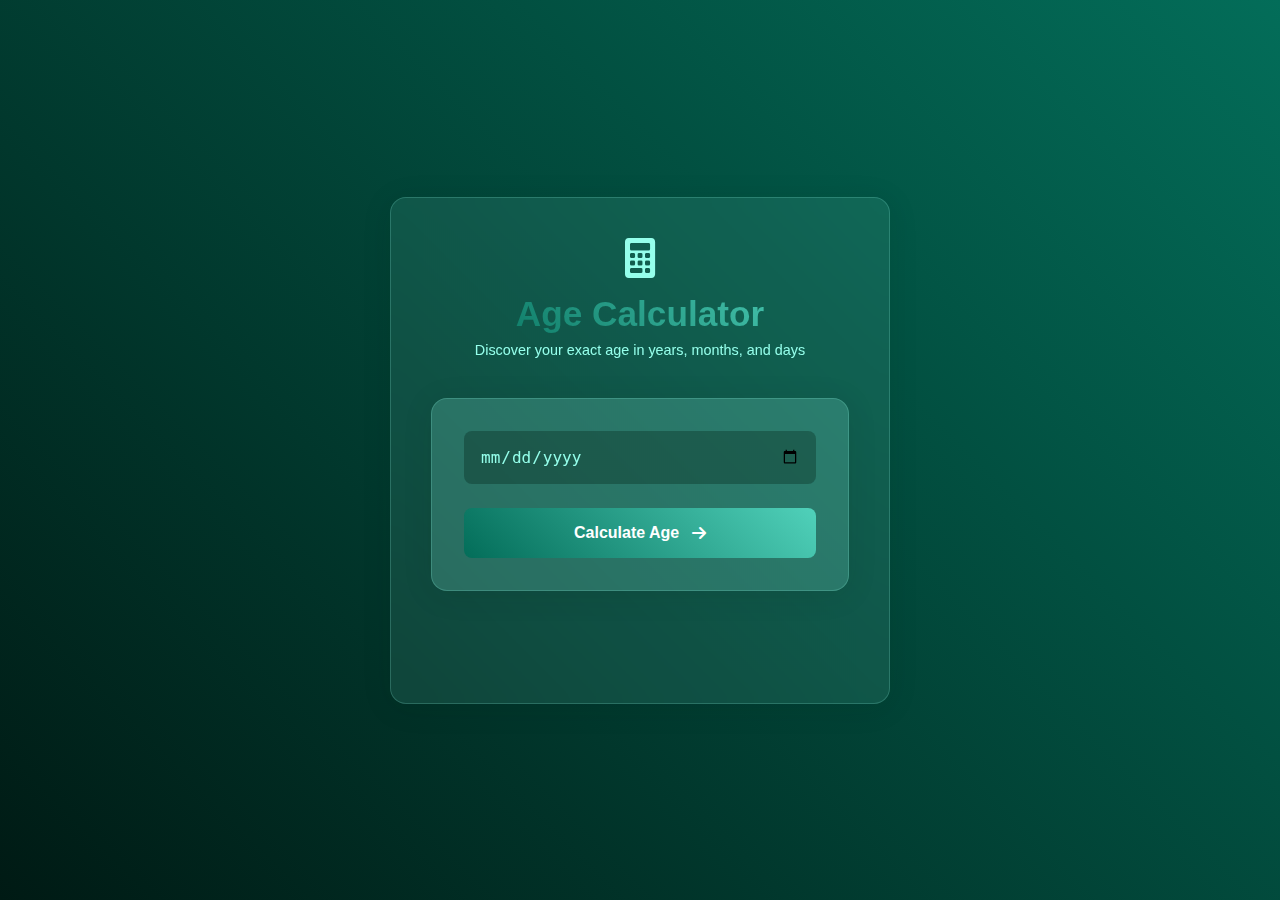
<file: Age Calculator/index.html>
<!DOCTYPE html>
<html lang="en">
<head>
    <meta charset="UTF-8">
    <meta name="viewport" content="width=device-width, initial-scale=1.0">
    <title>Age Calculator</title>
    <link rel="stylesheet" href="style.css">
    <link rel="stylesheet" href="https://cdnjs.cloudflare.com/ajax/libs/font-awesome/6.0.0/css/all.min.css">
</head>
<body>
    <div class="container">
        <div class="calculator glassmorphism">
            <div class="header">
                <i class="fas fa-calculator"></i>
                <h1>Age Calculator</h1>
                <p>Discover your exact age in years, months, and days</p>
            </div>
            
            <div class="input-group glassmorphism">
                <input type="date" id="date" required>
                <button onclick="calculateAge()" class="cta-button">
                    Calculate Age
                    <i class="fas fa-arrow-right"></i>
                </button>
            </div>

            <div id="result" class="result-box"></div>
        </div>
    </div>
    <script src="script.js"></script>
</body>
</html>
</file>
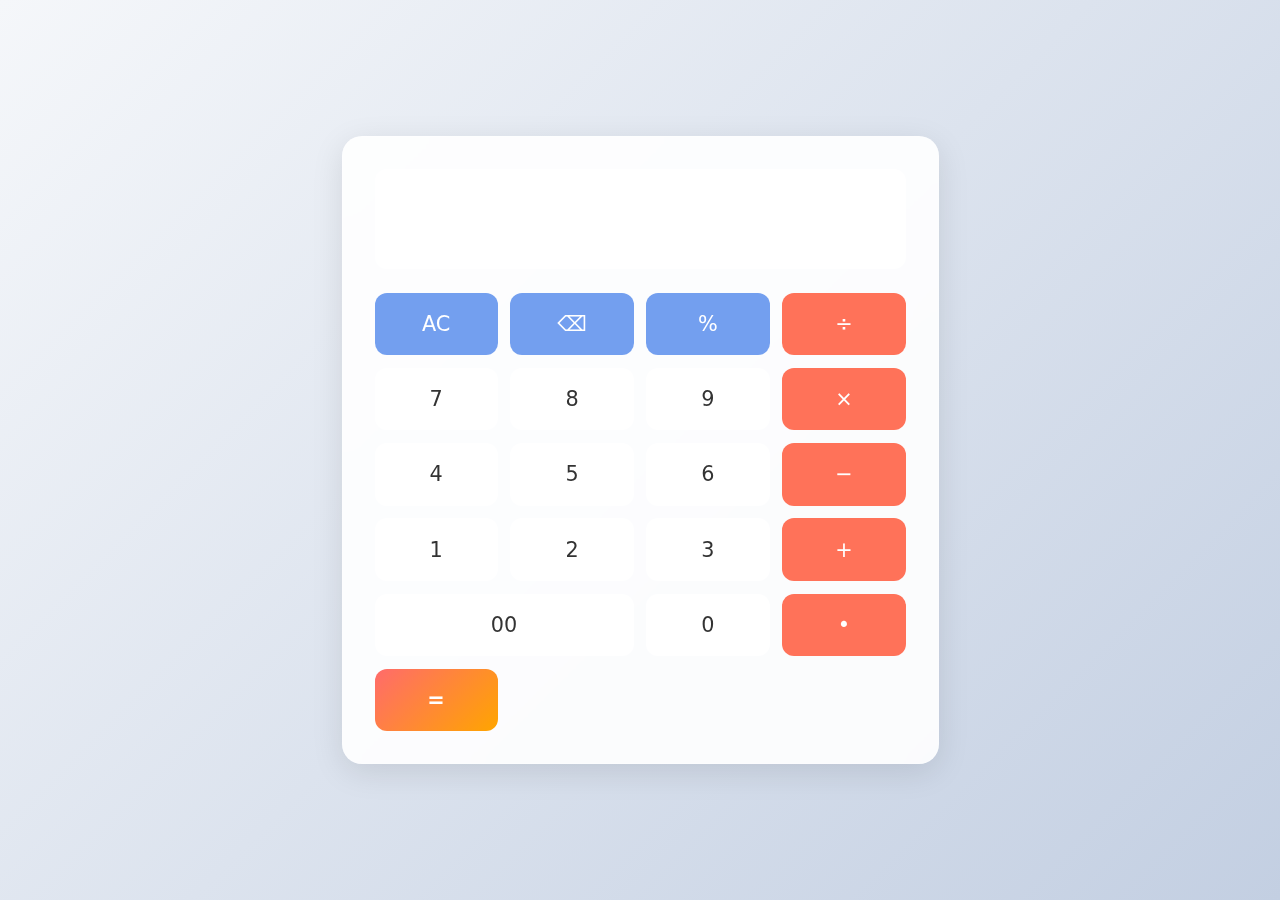
<file: calculator/index.html>
<!DOCTYPE html>
<html lang="en">
<head>
    <meta charset="UTF-8">
    <meta name="viewport" content="width=device-width, initial-scale=1.0">
    <title>Modern Calculator</title>
    <link rel="stylesheet" href="style.css">
</head>
<body>
    <div class="container">
        <div class="calculator">
            <form>
                <div class="display">
                    <input type="text" name="display" readonly>
                </div>
                <div class="button-grid">
                    <button type="button" value="AC" class="op special">AC</button>
                    <button type="button" value="DE" class="op special">⌫</button>
                    <button type="button" value="%" class="op special">%</button>
                    <button type="button" value="/" class="op">÷</button>

                    <button type="button" value="7">7</button>
                    <button type="button" value="8">8</button>
                    <button type="button" value="9">9</button>
                    <button type="button" value="*" class="op">×</button>

                    <button type="button" value="4">4</button>
                    <button type="button" value="5">5</button>
                    <button type="button" value="6">6</button>
                    <button type="button" value="-" class="op">−</button>

                    <button type="button" value="1">1</button>
                    <button type="button" value="2">2</button>
                    <button type="button" value="3">3</button>
                    <button type="button" value="+" class="op">+</button>

                    <button type="button" value="00" class="span-2">00</button>
                    <button type="button" value="0">0</button>
                    <button type="button" value="." class="op">•</button>
                    <button type="button" value="=" class="op equal">=</button>
                </div>
            </form>
        </div>
    </div>
    <script>
        document.querySelectorAll('button').forEach(button => {
            button.addEventListener('click', () => {
                const display = document.querySelector('input[name="display"]');
                if(button.value === 'AC') {
                    display.value = '';
                } else if(button.value === 'DE') {
                    display.value = display.value.toString().slice(0, -1);
                } else if(button.value === '=') {
                    try {
                        display.value = eval(display.value);
                    } catch {
                        display.value = 'Error';
                    }
                } else {
                    display.value += button.value;
                }
            });
        });
    </script>
</body>
</html>
</file>
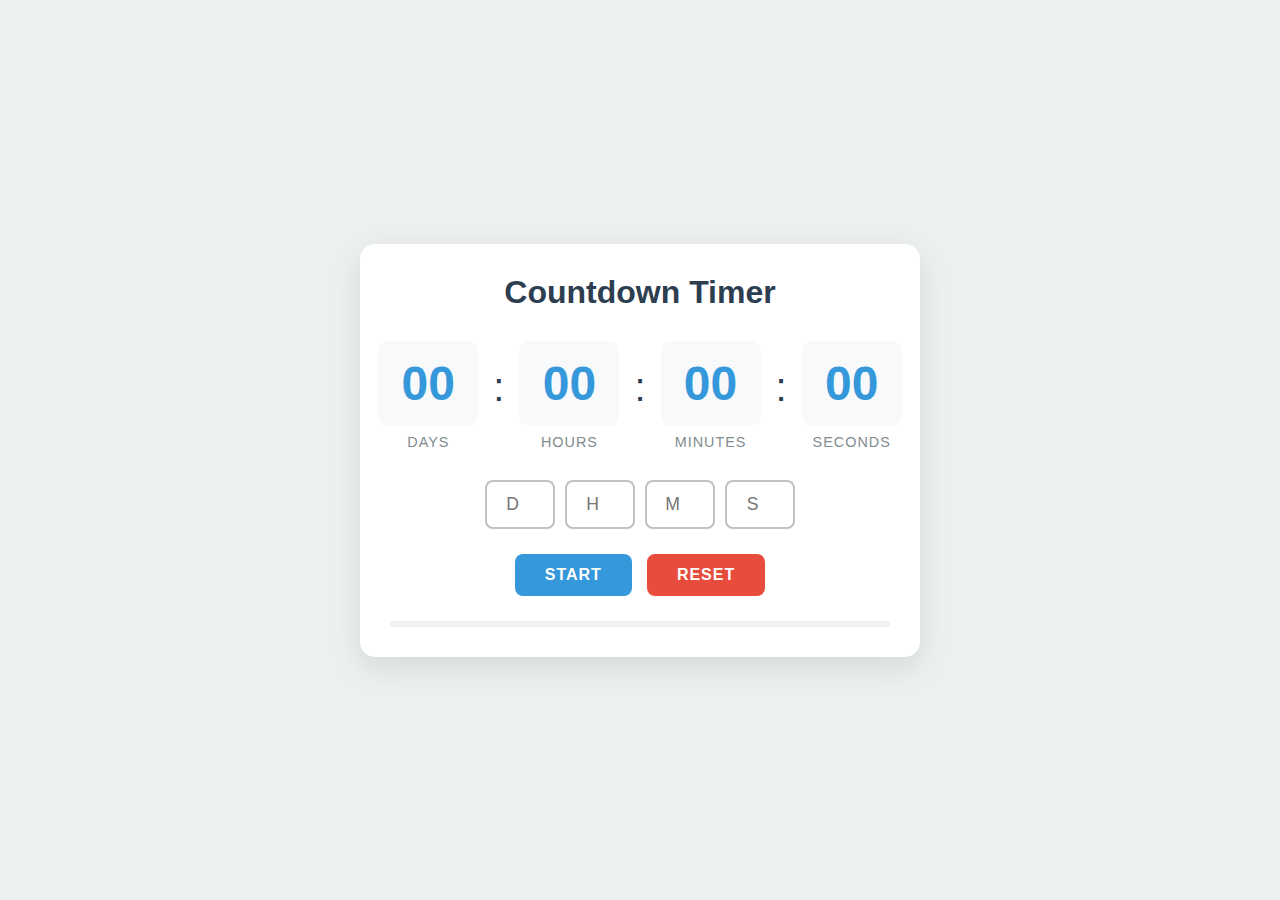
<file: CountDown App/index.html>
<!DOCTYPE html>
<html lang="en">
<head>
    <meta charset="UTF-8">
    <meta name="viewport" content="width=device-width, initial-scale=1.0">
    <title>Countdown Timer</title>
    <link rel="stylesheet" href="style.css">
</head>
<body>
    <div class="container">
        <div class="card">
            <h1 class="title">Countdown Timer</h1>
            <div class="timer-display">
                <div class="time-block">
                    <div class="time" id="days">00</div>
                    <div class="label">Days</div>
                </div>
                <div class="colon">:</div>
                <div class="time-block">
                    <div class="time" id="hours">00</div>
                    <div class="label">Hours</div>
                </div>
                <div class="colon">:</div>
                <div class="time-block">
                    <div class="time" id="minutes">00</div>
                    <div class="label">Minutes</div>
                </div>
                <div class="colon">:</div>
                <div class="time-block">
                    <div class="time" id="seconds">00</div>
                    <div class="label">Seconds</div>
                </div>
            </div>
            <div class="input-group">
                <input type="number" id="daysInput" placeholder="D" min="0" class="time-input">
                <input type="number" id="hoursInput" placeholder="H" min="0" max="23" class="time-input">
                <input type="number" id="minutesInput" placeholder="M" min="0" max="59" class="time-input">
                <input type="number" id="secondsInput" placeholder="S" min="0" max="59" class="time-input">
            </div>
            <div class="control-group">
                <button class="btn start-btn" onclick="startTimer()">Start</button>
                <button class="btn reset-btn" onclick="resetTimer()">Reset</button>
            </div>
            <div class="progress-bar">
                <div class="progress" id="progress"></div>
            </div>
        </div>
    </div>
    <script src="script.js"></script>
</body>
</html>
</file>
<file: Age Calculator/style.css>
:root {
    --primary-color: #036D59;
    --secondary-color: #50D1BA;
    --glass-bg: rgba(149, 255, 235, 0.1);
    --text-light: #95FFEB;
    --transition: all 0.3s cubic-bezier(0.4, 0, 0.2, 1);
}

* {
    margin: 0;
    padding: 0;
    box-sizing: border-box;
}

body {
    font-family: 'Inter', sans-serif;
    background: linear-gradient(45deg, #001A14, #036D59);
    color: var(--text-light);
    min-height: 100vh;
}

.container {
    display: flex;
    justify-content: center;
    align-items: center;
    min-height: 100vh;
    padding: 2rem;
}

.calculator {
    width: 100%;
    max-width: 500px;
    padding: 2.5rem;
    text-align: center;
}

.glassmorphism {
    background: var(--glass-bg);
    -webkit-backdrop-filter: blur(12px);
    backdrop-filter: blur(12px);
    border-radius: 16px;
    border: 1px solid rgba(149, 255, 235, 0.2);
    box-shadow: 0 4px 30px rgba(0, 26, 20, 0.1);
}

.header {
    margin-bottom: 2.5rem;
}

.header i {
    font-size: 2.5rem;
    color: var(--text-light);
    margin-bottom: 1rem;
}

.header h1 {
    font-size: 2.2rem;
    margin-bottom: 0.5rem;
    background: linear-gradient(45deg, #036D59, #50D1BA);
    -webkit-background-clip: text;
    background-clip: text;
    -webkit-text-fill-color: transparent;
}

.header p {
    color: #95FFEB;
    font-size: 0.9rem;
}

.input-group {
    display: flex;
    flex-direction: column;
    gap: 1.5rem;
    padding: 2rem;
    margin-bottom: 1.5rem;
}

input[type="date"] {
    width: 100%;
    padding: 1rem;
    border: none;
    border-radius: 8px;
    background: rgba(0, 26, 20, 0.3);
    color: var(--text-light);
    font-size: 1rem;
    transition: var(--transition);
}

input[type="date"]:focus {
    outline: none;
    box-shadow: 0 0 0 2px var(--primary-color);
}

.cta-button {
    display: flex;
    align-items: center;
    justify-content: center;
    gap: 0.8rem;
    padding: 1rem 2rem;
    border: none;
    border-radius: 8px;
    background: linear-gradient(45deg, var(--primary-color), var(--secondary-color));
    color: white;
    font-size: 1rem;
    font-weight: 600;
    cursor: pointer;
    transition: var(--transition);
}

.cta-button:hover {
    transform: translateY(-2px);
    box-shadow: 0 4px 15px rgba(3, 109, 89, 0.4);
}

.result-box {
    padding: 1.5rem;
    background: rgba(0, 26, 20, 0.2);
    border-radius: 12px;
    font-size: 1.4rem;
    font-weight: 600;
    opacity: 0;
    transform: translateY(20px);
    transition: var(--transition);
}

.result-box.show {
    opacity: 1;
    transform: translateY(0);
}

@media (max-width: 480px) {
    .calculator {
        padding: 1.5rem;
    }
    
    .input-group {
        padding: 1.5rem;
    }
    
    .result-box {
        font-size: 1.2rem;
    }
}
</file>
<file: calculator/style.css>
* {
    margin: 0;
    padding: 0;
    box-sizing: border-box;
    font-family: 'Segoe UI', system-ui, sans-serif;
}

.container {
    width: 100%;
    height: 100vh;
    background: linear-gradient(135deg, #f5f7fa, #c3cfe2); /* Light gradient background */
    display: flex;
    align-items: center;
    justify-content: center;
}

.calculator {
    background: rgba(255, 255, 255, 0.9); /* Semi-transparent white */
    -webkit-backdrop-filter: blur(10px);
    backdrop-filter: blur(10px);
    padding: 2rem;
    border-radius: 20px;
    box-shadow: 0 8px 32px rgba(0, 0, 0, 0.1);
    border: 1px solid rgba(255, 255, 255, 0.2);
}

.display input {
    width: 100%;
    height: 100px;
    background: rgba(255, 255, 255, 0.9); /* Light background for display */
    border: none;
    border-radius: 12px;
    color: #333; /* Dark text for contrast */
    font-size: 2.5rem;
    padding: 1rem;
    text-align: right;
    margin-bottom: 1.5rem;
    caret-color: transparent;
    transition: all 0.3s ease;
}

.button-grid {
    display: grid;
    grid-template-columns: repeat(4, 1fr);
    gap: 0.8rem;
}

button {
    border: none;
    padding: 1.2rem;
    font-size: 1.3rem;
    border-radius: 12px;
    cursor: pointer;
    transition: all 0.2s ease;
    background: rgba(255, 255, 255, 0.9); /* Light button background */
    color: #333; /* Dark text for contrast */
    min-width: 60px;
}

button:hover {
    background: rgba(0, 0, 0, 0.1); /* Subtle hover effect */
}

button:active {
    transform: scale(0.95);
}

.op {
    background: rgba(255, 99, 71, 0.9); /* Coral color for operators */
    color: white;
    font-weight: 500;
}

.op:hover {
    background: rgba(255, 99, 71, 1); /* Brighter coral on hover */
}

.equal {
    background: linear-gradient(135deg, #ff6b6b, #ffa500); /* Gradient for equal button */
    color: white;
    font-weight: bold;
}

.equal:hover {
    background: linear-gradient(135deg, #ff5555, #ff8c00); /* Brighter gradient on hover */
}

.special {
    background: rgba(100, 149, 237, 0.9); /* Cornflower blue for special buttons */
    color: white;
}

.special:hover {
    background: rgba(100, 149, 237, 1); /* Brighter blue on hover */
}

.span-2 {
    grid-column: span 2;
}

/* Responsive Design */
@media (max-width: 480px) {
    .calculator {
        width: 90%;
        padding: 1.5rem;
    }
    
    button {
        padding: 1rem;
        font-size: 1.1rem;
    }
    
    .display input {
        font-size: 2rem;
        height: 80px;
    }
}
</file>
<file: CountDown App/style.css>
:root {
    --primary-color: #2c3e50;
    --secondary-color: #3498db;
    --background-color: #ecf0f1;
    --text-color: #2c3e50;
}

* {
    box-sizing: border-box;
    margin: 0;
    padding: 0;
}

body {
    font-family: 'Segoe UI', Tahoma, Geneva, Verdana, sans-serif;
    display: flex;
    justify-content: center;
    align-items: center;
    min-height: 100vh;
    background-color: var(--background-color);
}

.container {
    width: 100%;
    max-width: 600px;
    padding: 20px;
}

.card {
    background: white;
    border-radius: 15px;
    padding: 30px;
    box-shadow: 0 10px 30px rgba(0,0,0,0.1);
}

.title {
    color: var(--primary-color);
    text-align: center;
    margin-bottom: 30px;
    font-size: 2em;
}

.timer-display {
    display: flex;
    justify-content: center;
    align-items: center;
    gap: 15px;
    margin-bottom: 30px;
}

.time-block {
    text-align: center;
}

.time {
    font-size: 3em;
    font-weight: 700;
    color: var(--secondary-color);
    background: #f8f9fa;
    padding: 15px 20px;
    border-radius: 10px;
    min-width: 100px;
}

.label {
    color: #7f8c8d;
    font-size: 0.9em;
    margin-top: 8px;
    text-transform: uppercase;
    letter-spacing: 1px;
}

.colon {
    font-size: 2.5em;
    color: var(--primary-color);
    margin-top: -15px;
}

.input-group {
    display: flex;
    gap: 10px;
    justify-content: center;
    margin-bottom: 25px;
}

.time-input {
    width: 70px;
    padding: 12px;
    border: 2px solid #bdc3c7;
    border-radius: 8px;
    font-size: 1.1em;
    text-align: center;
    transition: border-color 0.3s;
}

.time-input:focus {
    outline: none;
    border-color: var(--secondary-color);
}

.control-group {
    display: flex;
    gap: 15px;
    justify-content: center;
}

.btn {
    padding: 12px 30px;
    border: none;
    border-radius: 8px;
    font-size: 1em;
    font-weight: 600;
    cursor: pointer;
    transition: all 0.3s;
    text-transform: uppercase;
    letter-spacing: 1px;
}

.start-btn {
    background-color: var(--secondary-color);
    color: white;
}

.start-btn:hover:not(:disabled) {
    background-color: #2980b9;
    transform: translateY(-2px);
}

.reset-btn {
    background-color: #e74c3c;
    color: white;
}

.reset-btn:hover {
    background-color: #c0392b;
    transform: translateY(-2px);
}

.btn:disabled {
    opacity: 0.7;
    cursor: not-allowed;
    transform: none;
}

.progress-bar {
    height: 6px;
    background: #f0f0f0;
    border-radius: 3px;
    margin-top: 25px;
    overflow: hidden;
}

.progress {
    height: 100%;
    background: var(--secondary-color);
    width: 0%;
    transition: width 0.5s linear;
}

@media (max-width: 480px) {
    .time {
        font-size: 2em;
        min-width: 80px;
        padding: 10px 15px;
    }
    
    .time-input {
        width: 60px;
        padding: 10px;
    }
    
    .btn {
        padding: 10px 25px;
    }
}
</file>
